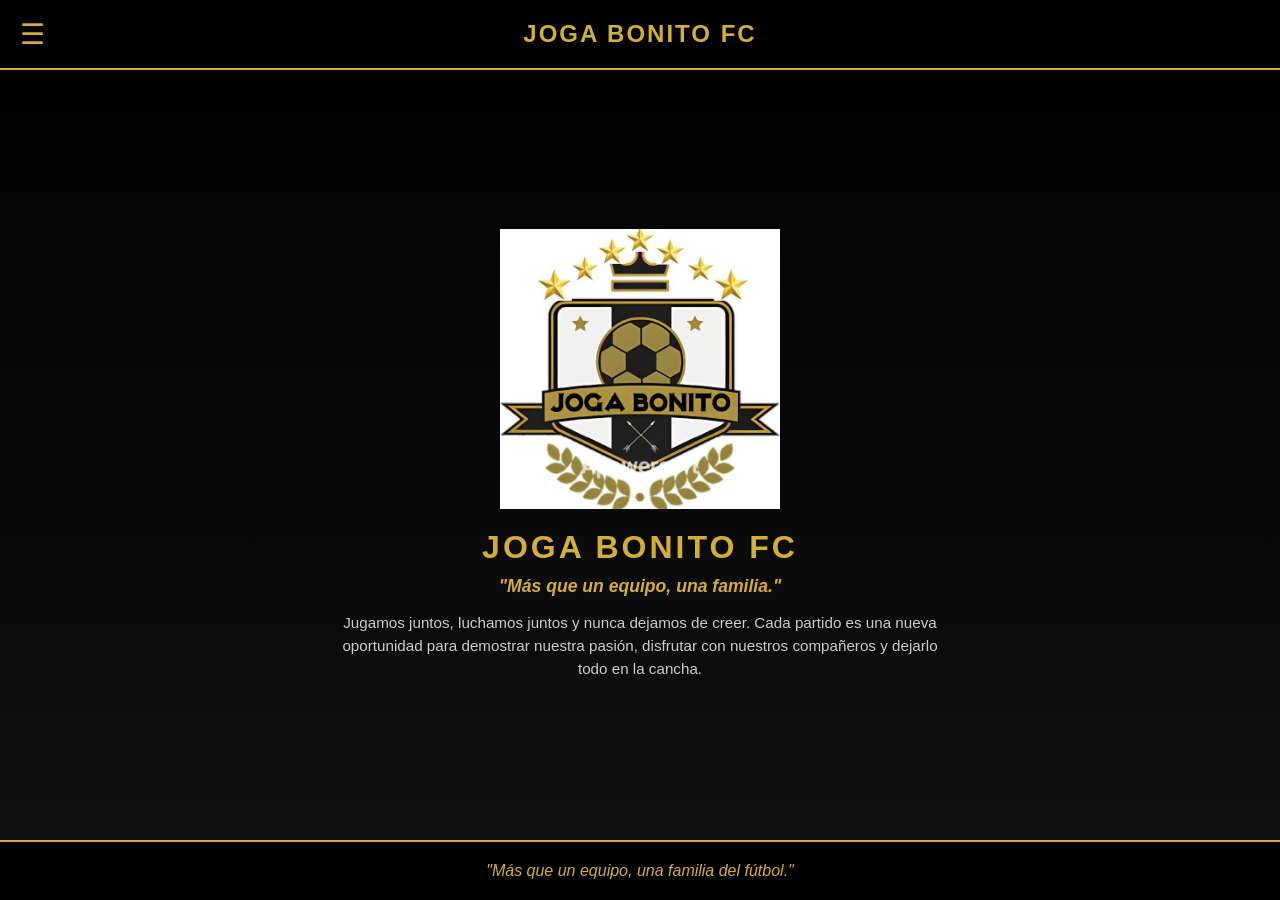
<file: index.html>
<!DOCTYPE html>
<html lang="es">
<head>
<meta charset="UTF-8">
<meta name="viewport" content="width=device-width, initial-scale=1.0">
<title>Joga Bonito FC</title>
<link rel="stylesheet" href="css/index.css">

</head>
<body>

<div class="overlay" id="overlay"></div>

<nav class="sidebar" id="sidebar">
    <h2>Joga Bonito FC</h2>

    <ul>
        <li><a href="index.html">🏠 Inicio</a></li>
        <li><a href="plantel.html">👥 Plantel</a></li>
        <li><a href="partidos.html">📅 Partidos</a></li>
        <li><a href="torneos.html">🏆 Torneos</a></li>
        <li><a href="estadisticas.html">📊 Estadísticas</a></li>
        <li><a href="joga_bonito_tv.html">📺 Joga Bonito TV</a></li>
        <li><a href="galeria.html">📸 Galería</a></li>
        <li><a href="noticias.html">📰 Noticias</a></li>
    </ul>
</nav>

<header>
    <div class="menu-btn" id="menuBtn">☰</div>
    <h1>JOGA BONITO FC</h1>
</header>

<main>

<!-- LOGO -->

<img src="img/logo.jpeg" alt="Joga Bonito FC" class="logo">

<!-- NOMBRE DEL EQUIPO -->

<div class="team-name">
    JOGA BONITO FC
</div>

<!-- FRASE DEL EQUIPO -->

<div class="team-slogan">
    "Más que un equipo, una familia."
</div>

<!-- MOTIVACIÓN -->

<div class="team-motivation">
    Jugamos juntos, luchamos juntos y nunca dejamos de creer.
    Cada partido es una nueva oportunidad para demostrar nuestra pasión,
    disfrutar con nuestros compañeros y dejarlo todo en la cancha.
</div>


</main>

<footer>
    <p>"Más que un equipo, una familia del fútbol."</p>
</footer>

<script src="js/index.js"></script>

</body>
</html>
</file>
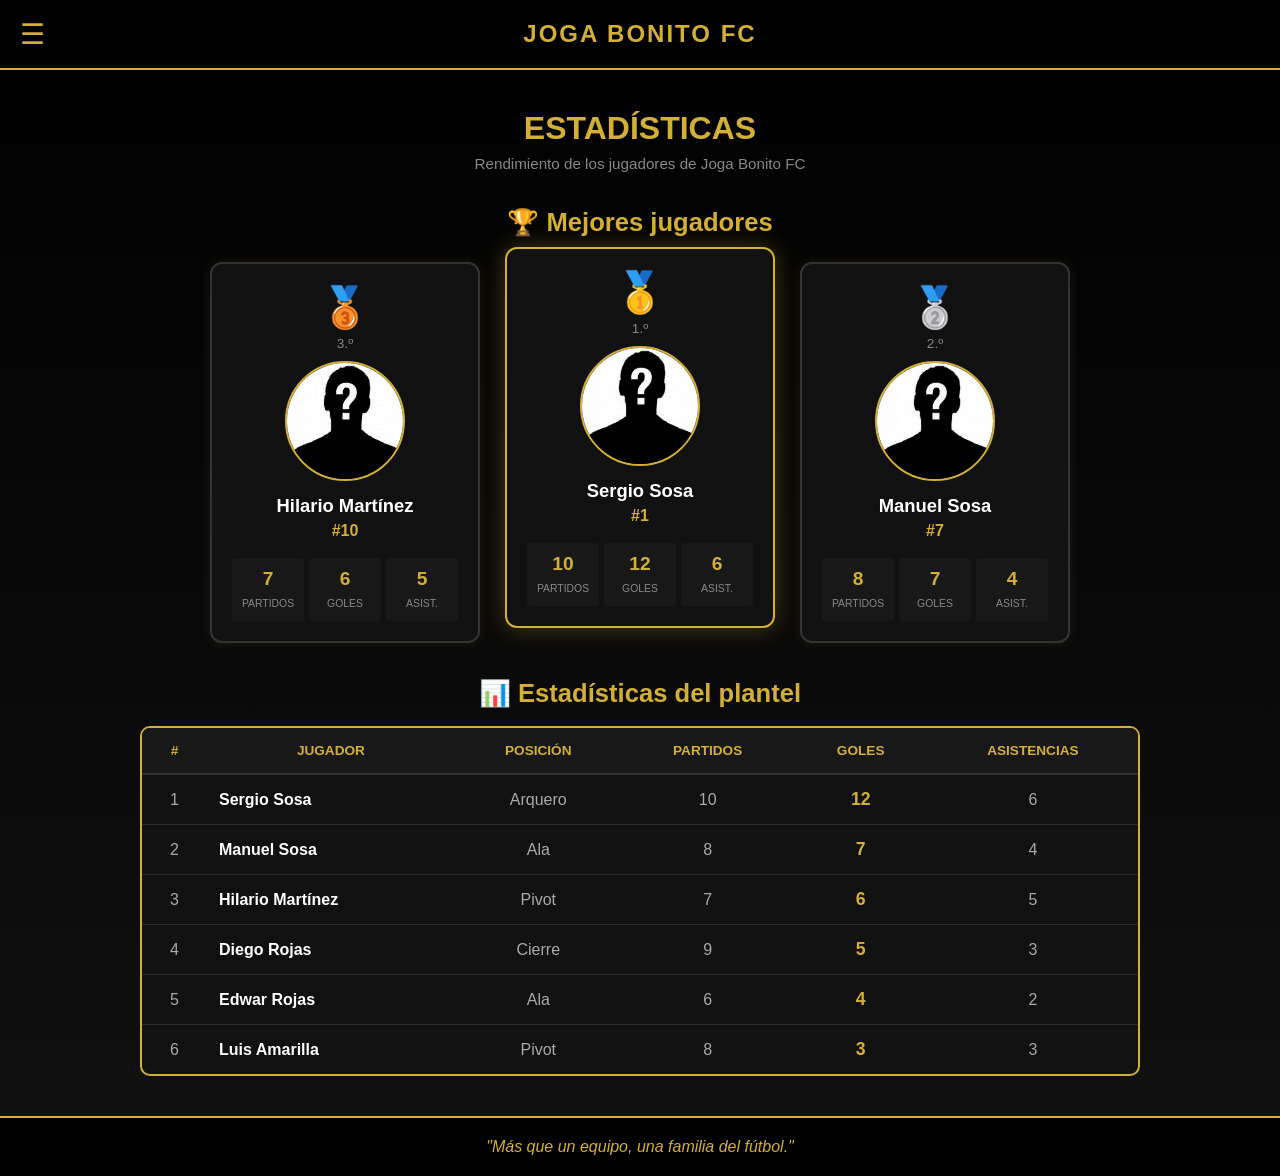
<file: estadisticas.html>
<!DOCTYPE html>

<html lang="es">

<head>
    <meta charset="UTF-8">
    <meta name="viewport" content="width=device-width, initial-scale=1.0">

<title>Estadísticas - Joga Bonito FC</title>

<link rel="stylesheet" href="css/estadisticas.css">


</head>

<body>

<div class="overlay" id="overlay"></div>

<nav class="sidebar" id="sidebar">
    <h2>Joga Bonito FC</h2>

    <ul>
        <li><a href="index.html">🏠 Inicio</a></li>
        <li><a href="plantel.html">👥 Plantel</a></li>
        <li><a href="partidos.html">📅 Partidos</a></li>
        <li><a href="torneos.html">🏆 Torneos</a></li>
        <li><a href="estadisticas.html">📊 Estadísticas</a></li>
        <li><a href="joga_bonito_tv.html">📺 Joga Bonito TV</a></li>
        <li><a href="galeria.html">📸 Galería</a></li>
        <li><a href="noticias.html">📰 Noticias</a></li>
    </ul>
</nav>

<header>
    <div class="menu-btn" id="menuBtn">☰</div>
    <h1>JOGA BONITO FC</h1>
</header>

<!-- =============================== -->

<!-- CONTENIDO -->

<!-- =============================== -->

<main>


<!-- TÍTULO -->

<section class="titulo-seccion">

    <h2>
        ESTADÍSTICAS
    </h2>

    <p>
        Rendimiento de los jugadores de Joga Bonito FC
    </p>

</section>


<!-- =============================== -->
<!-- TOP 3 -->
<!-- =============================== -->

<section class="top-jugadores">

    <h2>
        🏆 Mejores jugadores
    </h2>


    <div class="podio">


        <!-- SEGUNDO -->

        <div class="mejor-jugador segundo">

            <div class="medalla">
                🥈
            </div>

            <div class="puesto">
                2.º
            </div>

            <img
                src="img/anonimo.jpg"
                alt="Manuel Sosa"
            >

            <h3>
                Manuel Sosa
            </h3>

            <span class="numero-jugador">
                #7
            </span>

            <div class="estadistica-top">

                <div>
                    <strong>8</strong>
                    <span>Partidos</span>
                </div>

                <div>
                    <strong>7</strong>
                    <span>Goles</span>
                </div>

                <div>
                    <strong>4</strong>
                    <span>Asist.</span>
                </div>

            </div>

        </div>


        <!-- PRIMERO -->

        <div class="mejor-jugador primero">

            <div class="medalla">
                🥇
            </div>

            <div class="puesto">
                1.º
            </div>

            <img
                src="img/anonimo.jpg"
                alt="Sergio Sosa"
            >

            <h3>
                Sergio Sosa
            </h3>

            <span class="numero-jugador">
                #1
            </span>

            <div class="estadistica-top">

                <div>
                    <strong>10</strong>
                    <span>Partidos</span>
                </div>

                <div>
                    <strong>12</strong>
                    <span>Goles</span>
                </div>

                <div>
                    <strong>6</strong>
                    <span>Asist.</span>
                </div>

            </div>

        </div>


        <!-- TERCERO -->

        <div class="mejor-jugador tercero">

            <div class="medalla">
                🥉
            </div>

            <div class="puesto">
                3.º
            </div>

            <img
                src="img/anonimo.jpg"
                alt="Hilario Martínez"
            >

            <h3>
                Hilario Martínez
            </h3>

            <span class="numero-jugador">
                #10
            </span>

            <div class="estadistica-top">

                <div>
                    <strong>7</strong>
                    <span>Partidos</span>
                </div>

                <div>
                    <strong>6</strong>
                    <span>Goles</span>
                </div>

                <div>
                    <strong>5</strong>
                    <span>Asist.</span>
                </div>

            </div>

        </div>


    </div>

</section>


<!-- =============================== -->
<!-- TABLA -->
<!-- =============================== -->

<section class="tabla-seccion">

    <h2>
        📊 Estadísticas del plantel
    </h2>


    <div class="tabla-contenedor">

        <table>

            <thead>

                <tr>

                    <th>
                        #
                    </th>

                    <th>
                        Jugador
                    </th>

                    <th>
                        Posición
                    </th>

                    <th>
                        Partidos
                    </th>

                    <th>
                        Goles
                    </th>

                    <th>
                        Asistencias
                    </th>

                </tr>

            </thead>


            <tbody>


                <tr>

                    <td>
                        1
                    </td>

                    <td class="nombre-tabla">
                        Sergio Sosa
                    </td>

                    <td>
                        Arquero
                    </td>

                    <td>
                        10
                    </td>

                    <td class="goles">
                        12
                    </td>

                    <td>
                        6
                    </td>

                </tr>


                <tr>

                    <td>
                        2
                    </td>

                    <td class="nombre-tabla">
                        Manuel Sosa
                    </td>

                    <td>
                        Ala
                    </td>

                    <td>
                        8
                    </td>

                    <td class="goles">
                        7
                    </td>

                    <td>
                        4
                    </td>

                </tr>


                <tr>

                    <td>
                        3
                    </td>

                    <td class="nombre-tabla">
                        Hilario Martínez
                    </td>

                    <td>
                        Pivot
                    </td>

                    <td>
                        7
                    </td>

                    <td class="goles">
                        6
                    </td>

                    <td>
                        5
                    </td>

                </tr>


                <tr>

                    <td>
                        4
                    </td>

                    <td class="nombre-tabla">
                        Diego Rojas
                    </td>

                    <td>
                        Cierre
                    </td>

                    <td>
                        9
                    </td>

                    <td class="goles">
                        5
                    </td>

                    <td>
                        3
                    </td>

                </tr>


                <tr>

                    <td>
                        5
                    </td>

                    <td class="nombre-tabla">
                        Edwar Rojas
                    </td>

                    <td>
                        Ala
                    </td>

                    <td>
                        6
                    </td>

                    <td class="goles">
                        4
                    </td>

                    <td>
                        2
                    </td>

                </tr>


                <tr>

                    <td>
                        6
                    </td>

                    <td class="nombre-tabla">
                        Luis Amarilla
                    </td>

                    <td>
                        Pivot
                    </td>

                    <td>
                        8
                    </td>

                    <td class="goles">
                        3
                    </td>

                    <td>
                        3
                    </td>

                </tr>


            </tbody>

        </table>

    </div>

</section>


</main>

<!-- =============================== -->

<!-- FOOTER -->

<!-- =============================== -->

<footer>


<p>
    "Más que un equipo, una familia del fútbol."
</p>


</footer>

<script src="js/estadisticas.js"></script>

</body>

</html>
</file>
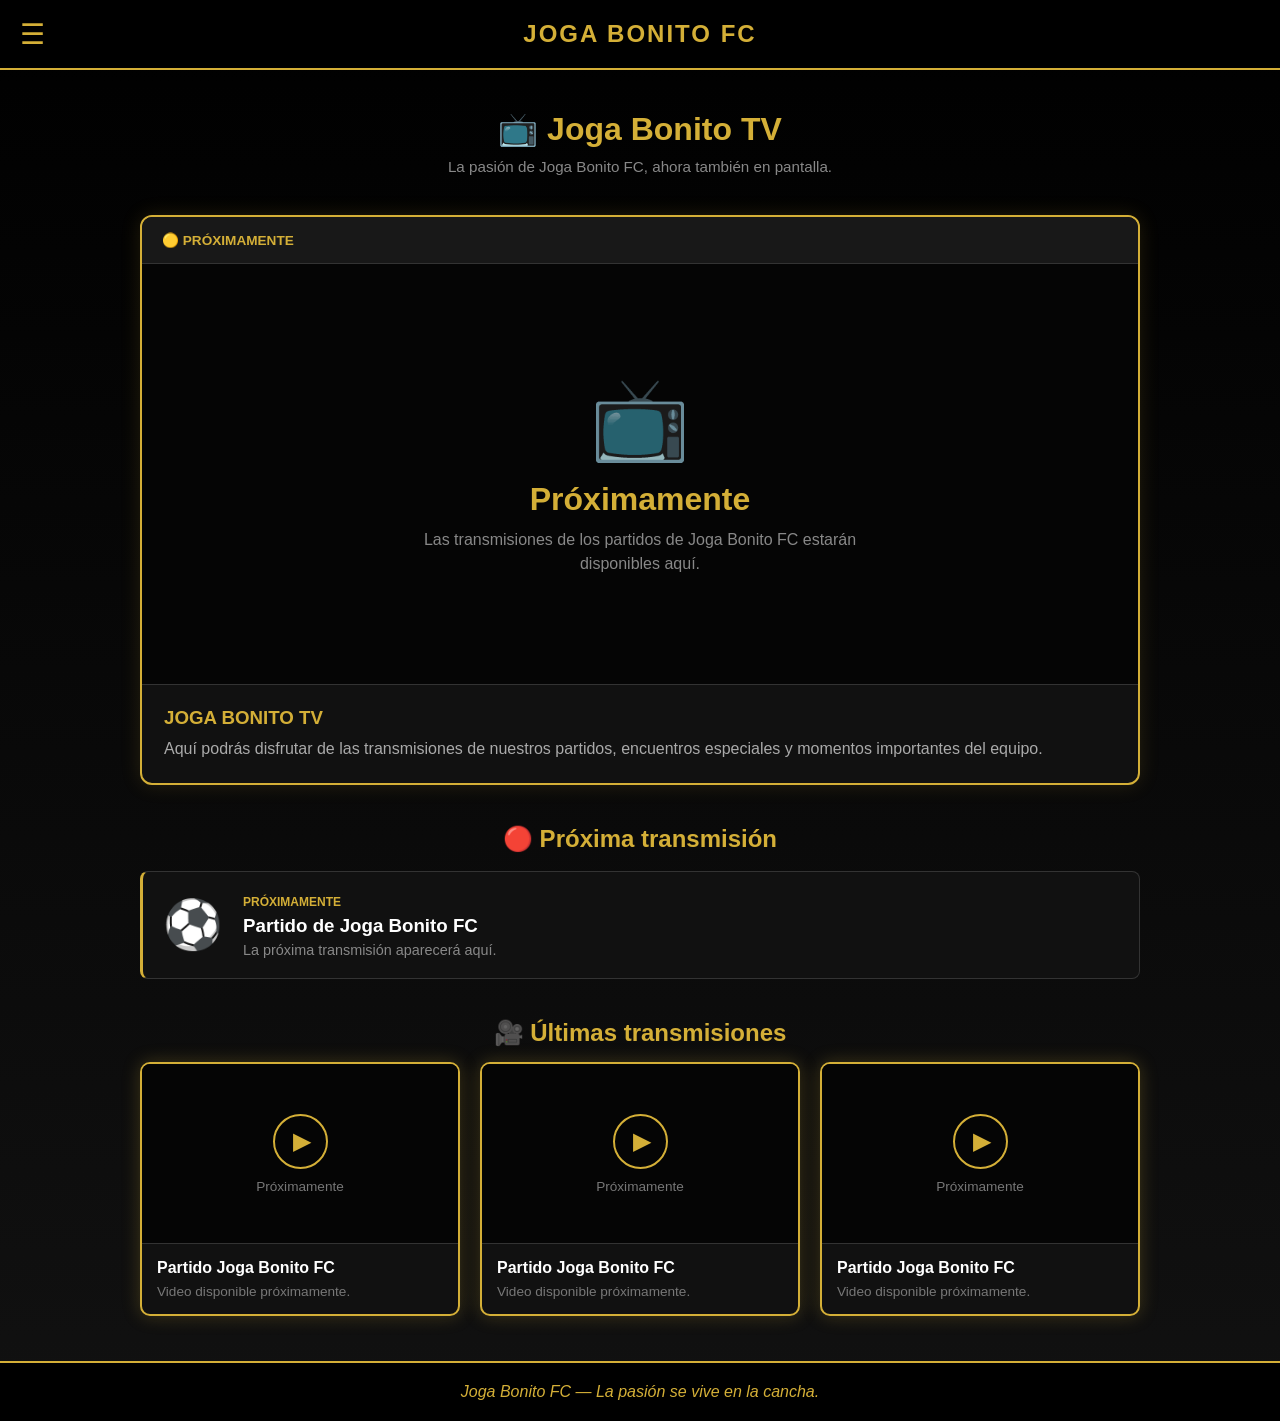
<file: joga_bonito_tv.html>
<!DOCTYPE html>

<html lang="es">

<head>


<meta charset="UTF-8">

<meta name="viewport" content="width=device-width, initial-scale=1.0">

<title>Joga Bonito TV - Joga Bonito FC</title>

<link rel="stylesheet" href="css/joga_bonito_tv.css">


</head>

<body>

<!-- =============================== -->
<!-- OVERLAY -->
<!-- =============================== -->

<div class="overlay" id="overlay"></div>


<!-- =============================== -->
<!-- MENÚ LATERAL -->
<!-- =============================== -->

<nav class="sidebar" id="sidebar">

    <h2>Joga Bonito FC</h2>

    <ul>

        <li>
            <a href="index.html">🏠 Inicio</a>
        </li>

        <li>
            <a href="plantel.html">👥 Plantel</a>
        </li>

        <li>
            <a href="partidos.html">📅 Partidos</a>
        </li>

        <li>
            <a href="torneos.html">🏆 Torneos</a>
        </li>

        <li>
            <a href="estadisticas.html">📊 Estadísticas</a>
        </li>

        <li>
            <a href="joga_bonito_tv.html">📺 Joga Bonito TV</a>
        </li>

        <li>
            <a href="galeria.html">📸 Galería</a>
        </li>

        <li>
            <a href="noticias.html">📰 Noticias</a>
        </li>

    </ul>

</nav>


<!-- =============================== -->
<!-- HEADER -->
<!-- =============================== -->

<header>

    <div class="menu-btn" id="menuBtn">
        ☰
    </div>

    <h1>
        JOGA BONITO FC
    </h1>

</header>


<!-- =============================== -->
<!-- CONTENIDO -->
<!-- =============================== -->

<main>


    <!-- TÍTULO -->

    <section class="titulo-seccion">

        <h2>
            📺 Joga Bonito TV
        </h2>

        <p>
            La pasión de Joga Bonito FC, ahora también en pantalla.
        </p>

    </section>


    <!-- =============================== -->
    <!-- TRANSMISIÓN PRINCIPAL -->
    <!-- =============================== -->

    <section class="transmision">

        <div class="tv-header">

            <span class="estado-proximamente">
                🟡 PRÓXIMAMENTE
            </span>

        </div>


        <div class="pantalla">

            <div class="icono-tv">
                📺
            </div>

            <h2>
                Próximamente
            </h2>

            <p>
                Las transmisiones de los partidos de
                Joga Bonito FC estarán disponibles aquí.
            </p>

        </div>


        <div class="tv-info">

            <h3>
                JOGA BONITO TV
            </h3>

            <p>
                Aquí podrás disfrutar de las transmisiones
                de nuestros partidos, encuentros especiales
                y momentos importantes del equipo.
            </p>

        </div>

    </section>


    <!-- =============================== -->
    <!-- PRÓXIMA TRANSMISIÓN -->
    <!-- =============================== -->

    <section class="proxima">

        <h2>
            🔴 Próxima transmisión
        </h2>

        <div class="proxima-card">

            <div class="proxima-icono">
                ⚽
            </div>

            <div class="proxima-info">

                <span class="estado">
                    PRÓXIMAMENTE
                </span>

                <h3>
                    Partido de Joga Bonito FC
                </h3>

                <p>
                    La próxima transmisión aparecerá aquí.
                </p>

            </div>

        </div>

    </section>


    <!-- =============================== -->
    <!-- ÚLTIMAS TRANSMISIONES -->
    <!-- =============================== -->

    <section class="ultimas">

        <h2>
            🎥 Últimas transmisiones
        </h2>

        <div class="videos">


            <!-- VIDEO 1 -->

            <div class="video-card">

                <div class="video-placeholder">

                    <span>
                        ▶
                    </span>

                    <p>
                        Próximamente
                    </p>

                </div>

                <div class="video-info">

                    <h3>
                        Partido Joga Bonito FC
                    </h3>

                    <p>
                        Video disponible próximamente.
                    </p>

                </div>

            </div>


            <!-- VIDEO 2 -->

            <div class="video-card">

                <div class="video-placeholder">

                    <span>
                        ▶
                    </span>

                    <p>
                        Próximamente
                    </p>

                </div>

                <div class="video-info">

                    <h3>
                        Partido Joga Bonito FC
                    </h3>

                    <p>
                        Video disponible próximamente.
                    </p>

                </div>

            </div>


            <!-- VIDEO 3 -->

            <div class="video-card">

                <div class="video-placeholder">

                    <span>
                        ▶
                    </span>

                    <p>
                        Próximamente
                    </p>

                </div>

                <div class="video-info">

                    <h3>
                        Partido Joga Bonito FC
                    </h3>

                    <p>
                        Video disponible próximamente.
                    </p>

                </div>

            </div>


        </div>

    </section>


</main>


<!-- =============================== -->
<!-- FOOTER -->
<!-- =============================== -->

<footer>

    <p>
        Joga Bonito FC — La pasión se vive en la cancha.
    </p>

</footer>


<script src="js/joga_bonito_tv.js"></script>


</body>

</html>
</file>
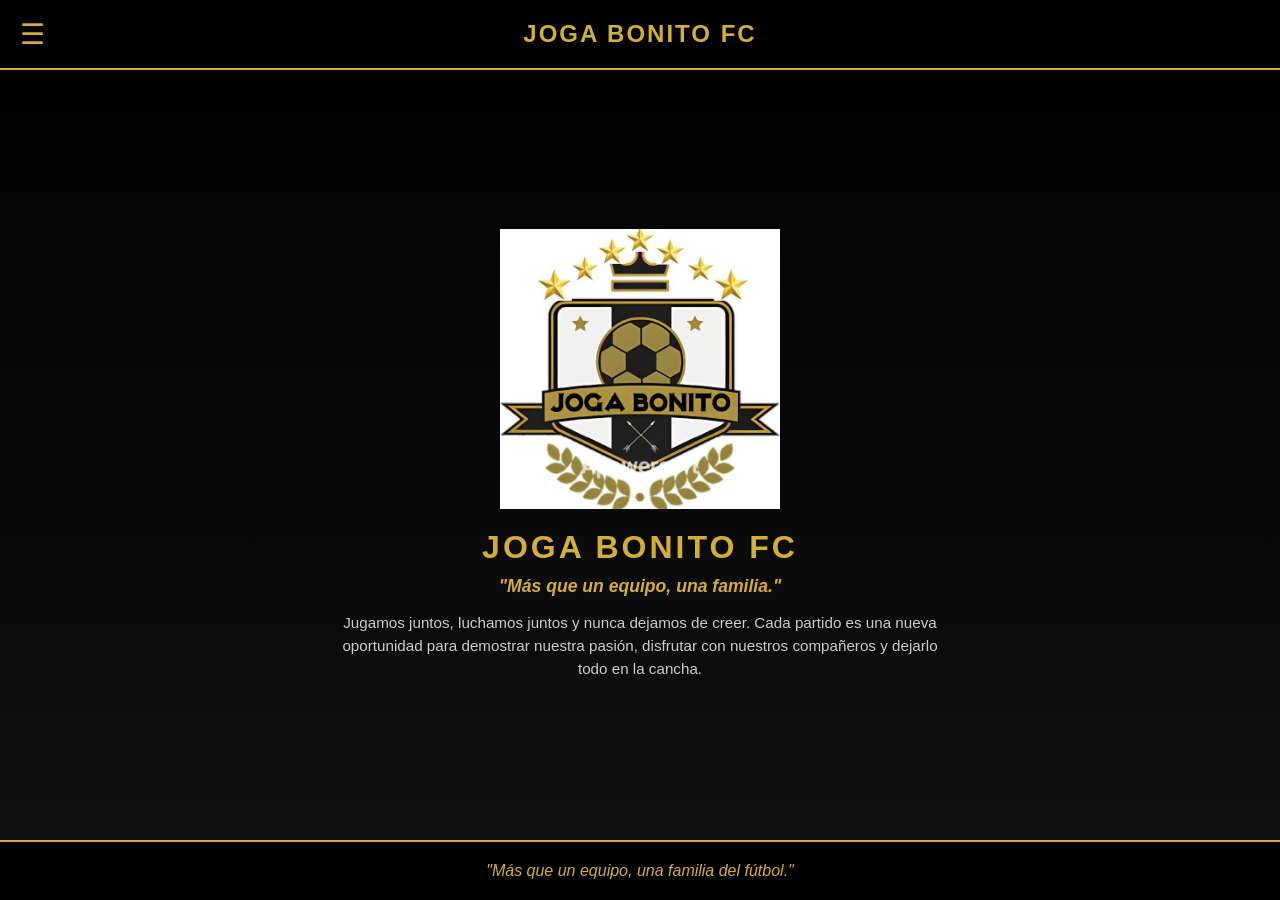
<file: menu.html>
<!DOCTYPE html>
<html lang="es">
<head>
<meta charset="UTF-8">
<meta name="viewport" content="width=device-width, initial-scale=1.0">
<title>Joga Bonito FC</title>
<link rel="stylesheet" href="css/menu.css">

</head>
<body>

<div class="overlay" id="overlay"></div>

<nav class="sidebar" id="sidebar">
    <h2>Joga Bonito FC</h2>

    <ul>
        <li><a href="menu.html">🏠 Inicio</a></li>
        <li><a href="plantel.html">👥 Plantel</a></li>
        <li><a href="partidos.html">📅 Partidos</a></li>
        <li><a href="torneos.html">🏆 Torneos</a></li>
        <li><a href="estadisticas.html">📊 Estadísticas</a></li>
        <li><a href="joga_bonito_tv.html">📺 Joga Bonito TV</a></li>
        <li><a href="galeria.html">📸 Galería</a></li>
        <li><a href="noticias.html">📰 Noticias</a></li>
    </ul>
</nav>

<header>
    <div class="menu-btn" id="menuBtn">☰</div>
    <h1>JOGA BONITO FC</h1>
</header>

<main>

<!-- LOGO -->

<img src="img/logo.jpeg" alt="Joga Bonito FC" class="logo">

<!-- NOMBRE DEL EQUIPO -->

<div class="team-name">
    JOGA BONITO FC
</div>

<!-- FRASE DEL EQUIPO -->

<div class="team-slogan">
    "Más que un equipo, una familia."
</div>

<!-- MOTIVACIÓN -->

<div class="team-motivation">
    Jugamos juntos, luchamos juntos y nunca dejamos de creer.
    Cada partido es una nueva oportunidad para demostrar nuestra pasión,
    disfrutar con nuestros compañeros y dejarlo todo en la cancha.
</div>


</main>

<footer>
    <p>"Más que un equipo, una familia del fútbol."</p>
</footer>

<script src="js/menu.js"></script>

</body>
</html>
</file>
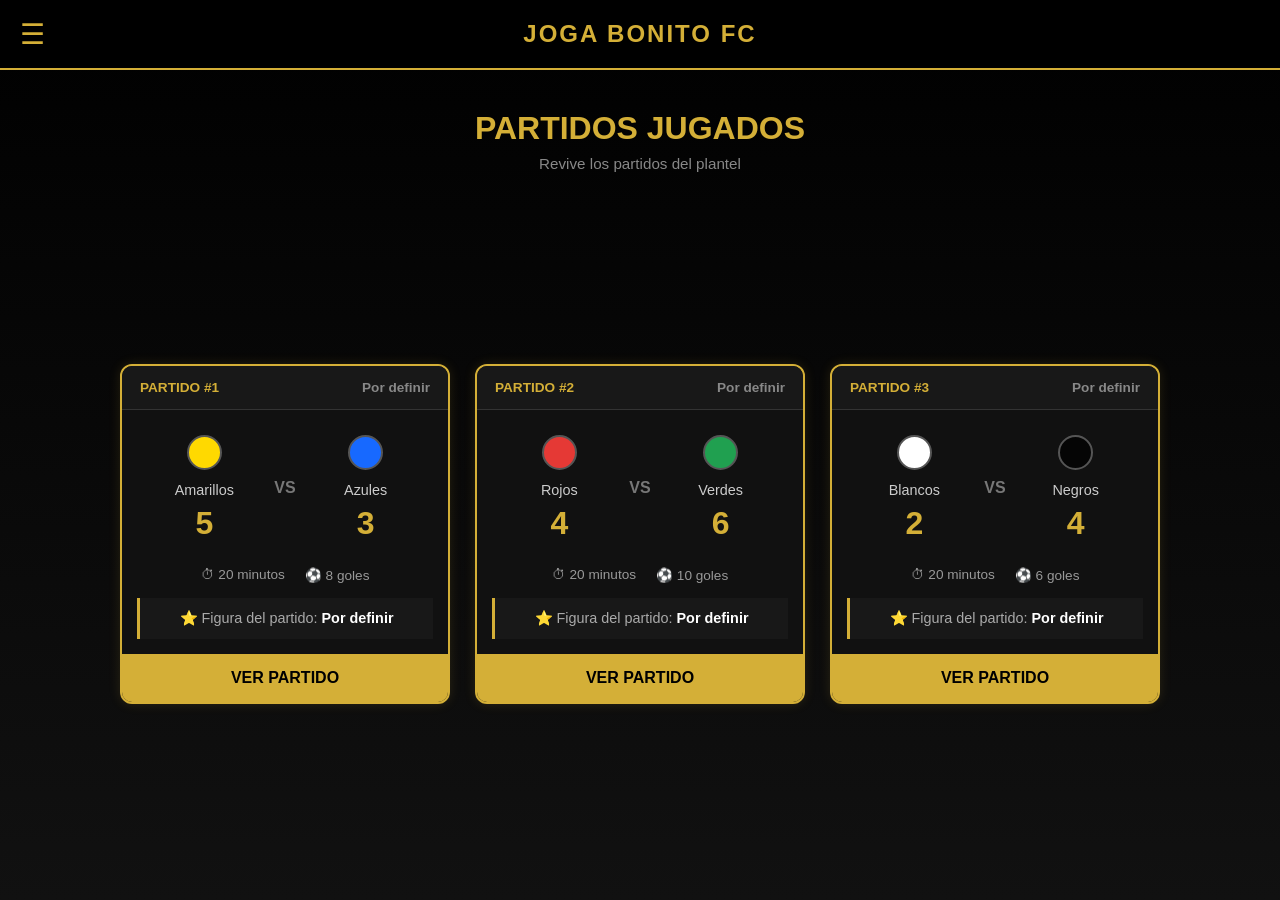
<file: partidos.html>
<!DOCTYPE html>
<html lang="es">

<head>

    <meta charset="UTF-8">
    <meta name="viewport" content="width=device-width, initial-scale=1.0">

    <title>Partidos - Joga Bonito FC</title>

    <link rel="stylesheet" href="css/partidos.css">

</head>

<body>

<!-- =============================== -->
<!-- OVERLAY -->
<!-- =============================== -->

<div class="overlay" id="overlay"></div>


<!-- =============================== -->
<!-- MENÚ LATERAL -->
<!-- =============================== -->

<nav class="sidebar" id="sidebar">

    <h2>Joga Bonito FC</h2>

    <ul>

        <li>
            <a href="index.html">🏠 Inicio</a>
        </li>

        <li>
            <a href="plantel.html">👥 Plantel</a>
        </li>

        <li>
            <a href="partidos.html">📅 Partidos</a>
        </li>

        <li>
            <a href="torneos.html">🏆 Torneos</a>
        </li>

        <li>
            <a href="estadisticas.html">📊 Estadísticas</a>
        </li>

        <li>
            <a href="joga_bonito_tv.html">📺 Joga Bonito TV</a>
        </li>

        <li>
            <a href="galeria.html">📸 Galería</a>
        </li>

        <li>
            <a href="noticias.html">📰 Noticias</a>
        </li>

    </ul>

</nav>


<!-- =============================== -->
<!-- HEADER -->
<!-- =============================== -->

<header>

    <div class="menu-btn" id="menuBtn">
        ☰
    </div>

    <h1>
        JOGA BONITO FC
    </h1>

</header>


<!-- =============================== -->
<!-- CONTENIDO -->
<!-- =============================== -->

<main>


    <!-- TÍTULO -->

    <div class="titulo-seccion">

        <h2>
            PARTIDOS JUGADOS
        </h2>

        <p>
            Revive los partidos del plantel
        </p>

    </div>



    <!-- =============================== -->
    <!-- PARTIDO 1 -->
    <!-- =============================== -->

    <div class="partido" onclick="abrirModal()">

        <div class="partido-header">

            <span>
                PARTIDO #1
            </span>

            <span class="fecha">
                Por definir
            </span>

        </div>


        <div class="marcador">


            <div class="equipo">

                <div class="color-chaleco amarillo"></div>

                <span>
                    Amarillos
                </span>

                <strong>
                    5
                </strong>

            </div>


            <div class="vs">
                VS
            </div>


            <div class="equipo">

                <div class="color-chaleco azul"></div>

                <span>
                    Azules
                </span>

                <strong>
                    3
                </strong>

            </div>


        </div>


        <div class="partido-info">

            <span>
                ⏱ 20 minutos
            </span>

            <span>
                ⚽ 8 goles
            </span>

        </div>


        <div class="figura-mini">

            ⭐ Figura del partido:

            <strong>
                Por definir
            </strong>

        </div>


        <div class="ver-partido">
            VER PARTIDO
        </div>

    </div>



    <!-- =============================== -->
    <!-- PARTIDO 2 -->
    <!-- =============================== -->

    <div class="partido" onclick="abrirModal()">

        <div class="partido-header">

            <span>
                PARTIDO #2
            </span>

            <span class="fecha">
                Por definir
            </span>

        </div>


        <div class="marcador">


            <div class="equipo">

                <div class="color-chaleco rojo"></div>

                <span>
                    Rojos
                </span>

                <strong>
                    4
                </strong>

            </div>


            <div class="vs">
                VS
            </div>


            <div class="equipo">

                <div class="color-chaleco verde"></div>

                <span>
                    Verdes
                </span>

                <strong>
                    6
                </strong>

            </div>


        </div>


        <div class="partido-info">

            <span>
                ⏱ 20 minutos
            </span>

            <span>
                ⚽ 10 goles
            </span>

        </div>


        <div class="figura-mini">

            ⭐ Figura del partido:

            <strong>
                Por definir
            </strong>

        </div>


        <div class="ver-partido">
            VER PARTIDO
        </div>

    </div>



    <!-- =============================== -->
    <!-- PARTIDO 3 -->
    <!-- =============================== -->

    <div class="partido" onclick="abrirModal()">

        <div class="partido-header">

            <span>
                PARTIDO #3
            </span>

            <span class="fecha">
                Por definir
            </span>

        </div>


        <div class="marcador">


            <div class="equipo">

                <div class="color-chaleco blanco"></div>

                <span>
                    Blancos
                </span>

                <strong>
                    2
                </strong>

            </div>


            <div class="vs">
                VS
            </div>


            <div class="equipo">

                <div class="color-chaleco negro"></div>

                <span>
                    Negros
                </span>

                <strong>
                    4
                </strong>

            </div>


        </div>


        <div class="partido-info">

            <span>
                ⏱ 20 minutos
            </span>

            <span>
                ⚽ 6 goles
            </span>

        </div>


        <div class="figura-mini">

            ⭐ Figura del partido:

            <strong>
                Por definir
            </strong>

        </div>


        <div class="ver-partido">
            VER PARTIDO
        </div>

    </div>


</main>



<!-- =============================== -->
<!-- MODAL -->
<!-- =============================== -->

<div class="modal" id="modal">


    <div class="modal-contenido proximamente">


        <!-- BOTÓN CERRAR -->

        <button
            class="cerrar"
            onclick="cerrarModal()"
        >
            ×
        </button>


        <!-- ICONO -->

        <div class="icono-proximamente">
            ⚽
        </div>


        <!-- TÍTULO -->

        <h2>
            PRÓXIMAMENTE
        </h2>


        <!-- TEXTO -->

        <p>
            El video y los detalles de este partido
            estarán disponibles próximamente.
        </p>


        <!-- BOTÓN -->

        <button
            class="boton-cerrar"
            onclick="cerrarModal()"
        >
            CERRAR
        </button>


    </div>

</div>



<!-- =============================== -->
<!-- JAVASCRIPT -->
<!-- =============================== -->

<script src="js/partidos.js"></script>

</body>

</html>
</file>
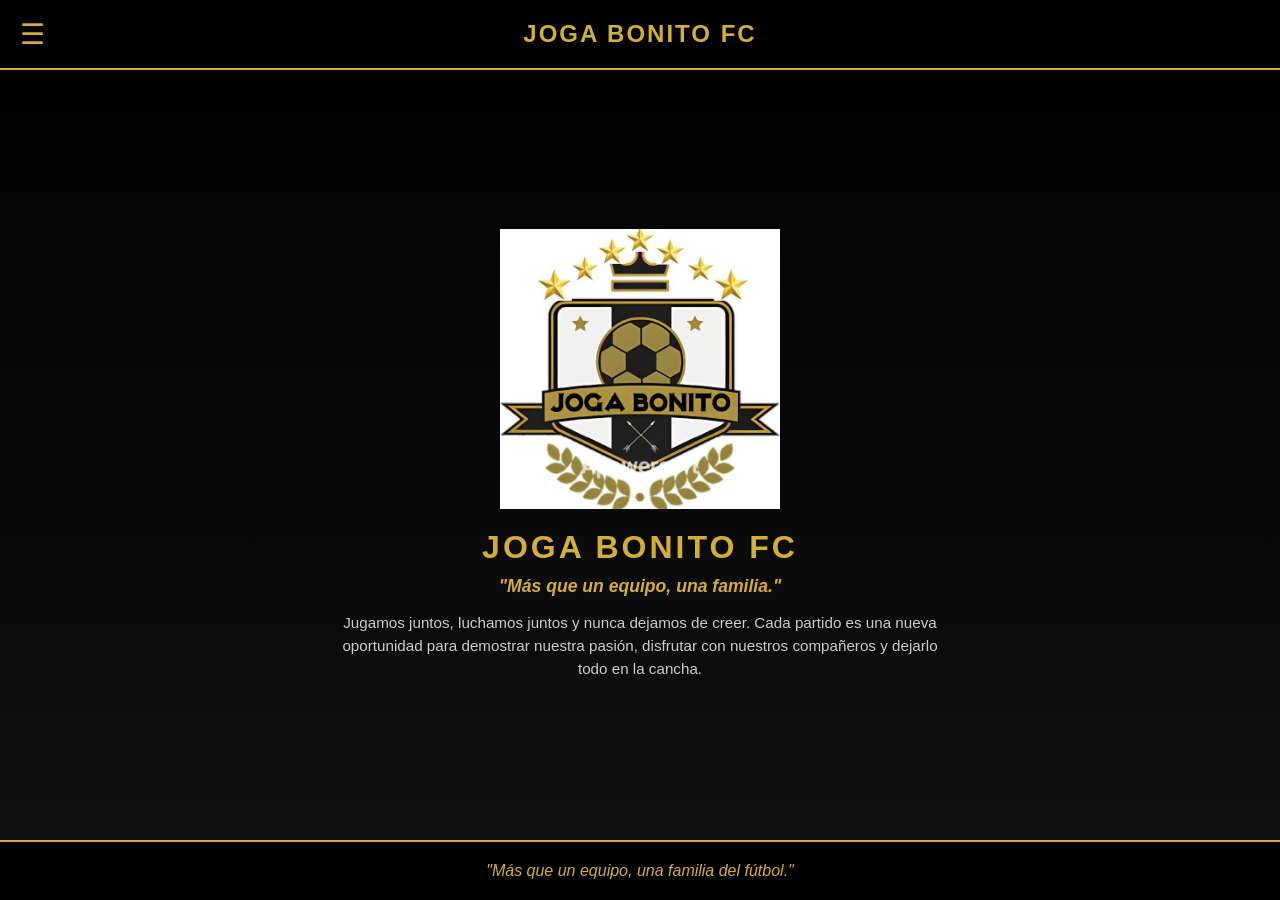
<file: qr.html>
<!DOCTYPE html>
<html lang="es">
<head>
    <meta charset="UTF-8">
    <meta name="viewport" content="width=device-width, initial-scale=1.0">
    <title>Joga Bonito FC</title>

    <meta http-equiv="refresh" content="0; url=index.html">
</head>

<body>

    <p>
        Cargando Joga Bonito FC...
    </p>

</body>
</html>
</file>
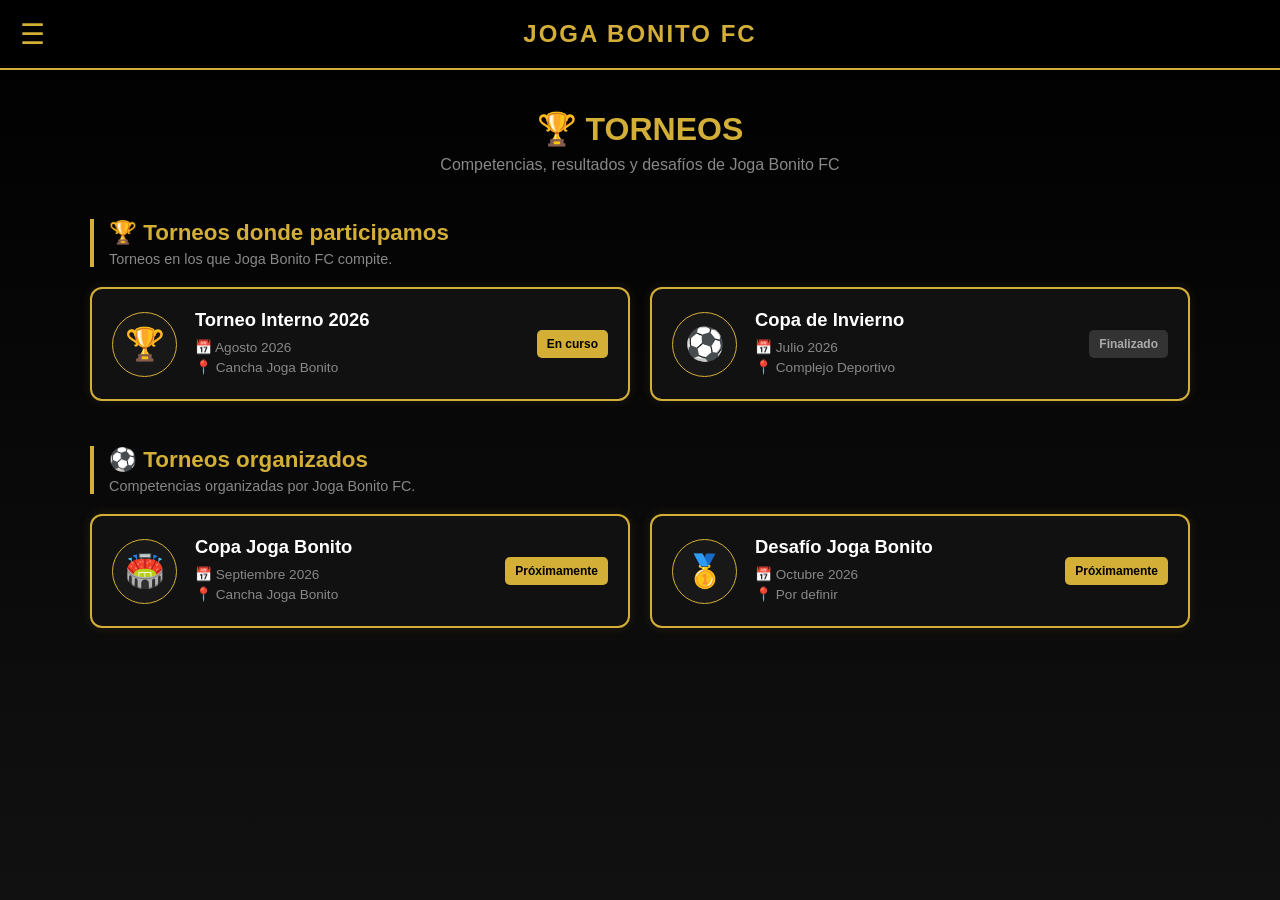
<file: torneos.html>
<!DOCTYPE html>
<html lang="es">

<head>

    <meta charset="UTF-8">
    <meta name="viewport" content="width=device-width, initial-scale=1.0">

    <title>Torneos - Joga Bonito FC</title>

    <link rel="stylesheet" href="css/torneos.css">

</head>

<body>


<!-- ================================= -->
<!-- OVERLAY -->
<!-- ================================= -->

<div class="overlay" id="overlay"></div>


<!-- ================================= -->
<!-- MENÚ LATERAL -->
<!-- ================================= -->

<nav class="sidebar" id="sidebar">

    <h2>Joga Bonito FC</h2>

    <ul>

        <li>
            <a href="index.html">🏠 Inicio</a>
        </li>

        <li>
            <a href="plantel.html">👥 Plantel</a>
        </li>

        <li>
            <a href="partidos.html">📅 Partidos</a>
        </li>

        <li>
            <a href="torneos.html">🏆 Torneos</a>
        </li>

        <li>
            <a href="estadisticas.html">📊 Estadísticas</a>
        </li>

        <li>
            <a href="joga_bonito_tv.html">📺 Joga Bonito TV</a>
        </li>

        <li>
            <a href="galeria.html">📸 Galería</a>
        </li>

        <li>
            <a href="noticias.html">📰 Noticias</a>
        </li>

    </ul>

</nav>


<!-- ================================= -->
<!-- HEADER -->
<!-- ================================= -->

<header>

    <div class="menu-btn" id="menuBtn">
        ☰
    </div>

    <h1>
        JOGA BONITO FC
    </h1>

</header>


<!-- ================================= -->
<!-- CONTENIDO -->
<!-- ================================= -->

<main>


    <!-- ================================= -->
    <!-- TÍTULO -->
    <!-- ================================= -->

    <section class="titulo-seccion">

        <h2>
            🏆 TORNEOS
        </h2>

        <p>
            Competencias, resultados y desafíos de Joga Bonito FC
        </p>

    </section>


    <!-- ================================= -->
    <!-- TORNEOS DONDE PARTICIPA -->
    <!-- ================================= -->

    <section class="seccion-torneos">

        <div class="titulo-categoria">

            <h2>
                🏆 Torneos donde participamos
            </h2>

            <p>
                Torneos en los que Joga Bonito FC compite.
            </p>

        </div>


        <div class="torneos-container">


            <!-- TORNEO 1 -->

            <div class="torneo"
                 onclick="abrirTorneo(0)">

                <div class="torneo-icono">
                    🏆
                </div>

                <div class="torneo-info">

                    <h3>
                        Torneo Interno 2026
                    </h3>

                    <p>
                        📅 Agosto 2026
                    </p>

                    <p>
                        📍 Cancha Joga Bonito
                    </p>

                </div>

                <div class="torneo-estado">
                    En curso
                </div>

            </div>


            <!-- TORNEO 2 -->

            <div class="torneo"
                 onclick="abrirTorneo(1)">

                <div class="torneo-icono">
                    ⚽
                </div>

                <div class="torneo-info">

                    <h3>
                        Copa de Invierno
                    </h3>

                    <p>
                        📅 Julio 2026
                    </p>

                    <p>
                        📍 Complejo Deportivo
                    </p>

                </div>

                <div class="torneo-estado terminado">
                    Finalizado
                </div>

            </div>


        </div>

    </section>


    <!-- ================================= -->
    <!-- TORNEOS ORGANIZADOS -->
    <!-- ================================= -->

    <section class="seccion-torneos">

        <div class="titulo-categoria">

            <h2>
                ⚽ Torneos organizados
            </h2>

            <p>
                Competencias organizadas por Joga Bonito FC.
            </p>

        </div>


        <div class="torneos-container">


            <!-- TORNEO ORGANIZADO 1 -->

            <div class="torneo"
                 onclick="abrirTorneo(2)">

                <div class="torneo-icono">
                    🏟️
                </div>

                <div class="torneo-info">

                    <h3>
                        Copa Joga Bonito
                    </h3>

                    <p>
                        📅 Septiembre 2026
                    </p>

                    <p>
                        📍 Cancha Joga Bonito
                    </p>

                </div>

                <div class="torneo-estado">
                    Próximamente
                </div>

            </div>


            <!-- TORNEO ORGANIZADO 2 -->

            <div class="torneo"
                 onclick="abrirTorneo(3)">

                <div class="torneo-icono">
                    🥇
                </div>

                <div class="torneo-info">

                    <h3>
                        Desafío Joga Bonito
                    </h3>

                    <p>
                        📅 Octubre 2026
                    </p>

                    <p>
                        📍 Por definir
                    </p>

                </div>

                <div class="torneo-estado">
                    Próximamente
                </div>

            </div>


        </div>

    </section>


</main>


<!-- ================================= -->
<!-- MODAL -->
<!-- ================================= -->

<div class="modal" id="modal">


    <div class="modal-contenido">


        <!-- CERRAR -->

        <button class="cerrar"
                onclick="cerrarModal()">

            ×

        </button>


        <!-- ================================= -->
        <!-- CABECERA DEL TORNEO -->
        <!-- ================================= -->

        <div class="modal-header">

            <div class="modal-icono"
                 id="modalIcono">

                🏆

            </div>

            <div>

                <h2 id="modalNombre">
                    Torneo
                </h2>

                <p id="modalTipo">
                    Torneo
                </p>

            </div>

        </div>


        <!-- ================================= -->
        <!-- INFORMACIÓN -->
        <!-- ================================= -->

        <div class="datos-torneo">


            <div class="dato">

                <span>
                    Fecha
                </span>

                <strong id="modalFecha">
                </strong>

            </div>


            <div class="dato">

                <span>
                    Lugar
                </span>

                <strong id="modalLugar">
                </strong>

            </div>


            <div class="dato">

                <span>
                    Estado
                </span>

                <strong id="modalEstado">
                </strong>

            </div>


            <div class="dato">

                <span>
                    Equipos
                </span>

                <strong id="modalEquipos">
                </strong>

            </div>


        </div>


        <!-- ================================= -->
        <!-- POSICIÓN DE JOGA BONITO -->
        <!-- ================================= -->

        <div class="posicion-joga">

            <h3>
                📊 Joga Bonito FC
            </h3>


            <div class="estadisticas-joga">


                <div>
                    <span>Posición</span>
                    <strong id="modalPosicion"></strong>
                </div>


                <div>
                    <span>PJ</span>
                    <strong id="modalPJ"></strong>
                </div>


                <div>
                    <span>PG</span>
                    <strong id="modalPG"></strong>
                </div>


                <div>
                    <span>PE</span>
                    <strong id="modalPE"></strong>
                </div>


                <div>
                    <span>PP</span>
                    <strong id="modalPP"></strong>
                </div>


                <div>
                    <span>GF</span>
                    <strong id="modalGF"></strong>
                </div>


                <div>
                    <span>GC</span>
                    <strong id="modalGC"></strong>
                </div>


                <div>
                    <span>PTS</span>
                    <strong id="modalPuntos"></strong>
                </div>


            </div>

        </div>


        <!-- ================================= -->
        <!-- TABLA -->
        <!-- ================================= -->

        <div class="tabla-container">

            <h3>
                📋 Tabla de posiciones
            </h3>


            <table>

                <thead>

                    <tr>

                        <th>
                            Pos
                        </th>

                        <th>
                            Equipo
                        </th>

                        <th>
                            PJ
                        </th>

                        <th>
                            PG
                        </th>

                        <th>
                            PE
                        </th>

                        <th>
                            PP
                        </th>

                        <th>
                            GF
                        </th>

                        <th>
                            GC
                        </th>

                        <th>
                            Pts
                        </th>

                    </tr>

                </thead>


                <tbody id="tablaPosiciones">

                </tbody>

            </table>

        </div>


        <!-- ================================= -->
        <!-- FIGURA -->
        <!-- ================================= -->

        <div class="figura">

            <div class="estrella">
                ⭐
            </div>

            <div>

                <span>
                    FIGURA DEL TORNEO
                </span>

                <strong id="modalFigura">
                </strong>

            </div>

        </div>


        <!-- ================================= -->
        <!-- DESCRIPCIÓN -->
        <!-- ================================= -->

        <div class="descripcion">

            <h3>
                Sobre el torneo
            </h3>

            <p id="modalDescripcion">
            </p>

        </div>


    </div>

</div>


<script src="js/torneos.js"></script>

</body>

</html>
</file>
<file: css/index.css>
*{
    margin:0;
    padding:0;
    box-sizing:border-box;
    font-family:Arial, Helvetica, sans-serif;
}

body{
    background:linear-gradient(to bottom,#000,#111);
    color:white;
    height:100vh;
    display:flex;
    flex-direction:column;
}

/* HEADER */

header{
    height:70px;
    background:#000;
    border-bottom:2px solid #d4af37;
    display:flex;
    align-items:center;
    justify-content:center;
    position:relative;
}

.menu-btn{
    position:absolute;
    left:20px;
    font-size:28px;
    cursor:pointer;
    color:#d4af37;
}

header h1{
    font-size:1.5rem;
    color:#d4af37;
    letter-spacing:2px;
}

/* MENU */

.sidebar{
    position:fixed;
    top:0;
    left:-280px;
    width:280px;
    height:100%;
    background:#111;
    transition:.3s;
    z-index:1000;
    border-right:2px solid #d4af37;
}

.sidebar.active{
    left:0;
}

.sidebar h2{
    color:#d4af37;
    text-align:center;
    padding:20px;
    border-bottom:1px solid #333;
}

.sidebar ul{
    list-style:none;
}

.sidebar ul li{
    padding:18px 25px;
    border-bottom:1px solid #222;
}

.sidebar ul li a{
    text-decoration:none;
    color:white;
    display:block;
}

.sidebar ul li:hover{
    background:#222;
}

/* MAIN */

main{
    flex:1;
    display:flex;
    justify-content:center;
    align-items:center;
    flex-direction:column;
    text-align:center;
}

.logo{
    width:280px;
    max-width:80%;
    margin-bottom:20px;
}

.team-name{
    color:#d4af37;
    font-size:2rem;
    font-weight:bold;
    letter-spacing:3px;
}

/* FOOTER */

footer{
    padding:20px;
    text-align:center;
    border-top:2px solid #d4af37;
    background:#000;
}

footer p{
    color:#d4af37;
    font-style:italic;
}

/* OVERLAY */

.overlay{
    position:fixed;
    width:100%;
    height:100%;
    background:rgba(0,0,0,.5);
    display:none;
    z-index:999;
}

.overlay.active{
    display:block;
}
.team-slogan{
margin-top:10px;
color:#d4af37;
font-size:1.1rem;
font-weight:bold;
font-style:italic;
text-align:center;
}

.team-motivation{
margin-top:15px;
color:#ccc;
font-size:.95rem;
line-height:1.5;
text-align:center;
max-width:600px;
margin-left:auto;
margin-right:auto;
}
</file>
<file: css/estadisticas.css>
*{
    margin:0;
    padding:0;
    box-sizing:border-box;
    font-family:Arial, Helvetica, sans-serif;
}

body{
    background:linear-gradient(to bottom,#000,#111);
    color:white;
    min-height:100vh;
    display:flex;
    flex-direction:column;
}


/* =============================== */
/* HEADER */
/* =============================== */

header{
    height:70px;
    background:#000;
    border-bottom:2px solid #d4af37;

    display:flex;
    align-items:center;
    justify-content:center;

    position:relative;
}

.menu-btn{
    position:absolute;
    left:20px;

    font-size:28px;
    cursor:pointer;

    color:#d4af37;
}

header h1{
    font-size:1.5rem;
    color:#d4af37;
    letter-spacing:2px;
}


/* =============================== */
/* SIDEBAR */
/* =============================== */

.sidebar{
    position:fixed;

    top:0;
    left:-280px;

    width:280px;
    height:100%;

    background:#111;

    transition:.3s;

    z-index:3000;

    border-right:2px solid #d4af37;
}

.sidebar.active{
    left:0;
}

.sidebar h2{
    color:#d4af37;

    text-align:center;

    padding:20px;

    border-bottom:1px solid #333;
}

.sidebar ul{
    list-style:none;
}

.sidebar ul li{
    padding:18px 25px;

    border-bottom:1px solid #222;

    transition:.2s;
}

.sidebar ul li:hover{
    background:#222;
}

.sidebar ul li a{
    text-decoration:none;

    color:white;

    display:block;
}


/* =============================== */
/* OVERLAY */
/* =============================== */

.overlay{
    position:fixed;

    top:0;
    left:0;

    width:100%;
    height:100%;

    background:rgba(0,0,0,.5);

    display:none;

    z-index:2500;
}

.overlay.active{
    display:block;
}


/* =============================== */
/* MAIN */
/* =============================== */

main{
    flex:1;

    padding:40px 30px;

    display:flex;

    flex-direction:column;

    align-items:center;

    gap:35px;
}


/* =============================== */
/* TÍTULO */
/* =============================== */

.titulo-seccion{
    width:100%;

    text-align:center;
}

.titulo-seccion h2{
    color:#d4af37;

    font-size:2rem;

    margin-bottom:8px;
}

.titulo-seccion p{
    color:#888;

    font-size:.95rem;
}


/* =============================== */
/* TOP JUGADORES */
/* =============================== */

.top-jugadores{
    width:100%;

    max-width:1000px;

    text-align:center;
}

.top-jugadores h2{
    color:#d4af37;

    margin-bottom:25px;

    font-size:1.6rem;
}


/* =============================== */
/* PODIO */
/* =============================== */
/* =============================== */
/* PODIO */
/* =============================== */

.podio{
    width:100%;

    display:flex;

    justify-content:center;

    align-items:flex-end;

    gap:25px;
}


/* =============================== */
/* TARJETAS */
/* =============================== */

.mejor-jugador{
    width:270px;

    background:#111;

    border:2px solid #333;

    border-radius:12px;

    padding:20px;

    text-align:center;

    transition:.3s;

    box-shadow:0 0 12px rgba(212,175,55,.12);
}

.mejor-jugador:hover{
    transform:translateY(-6px);

    border-color:#d4af37;

    box-shadow:0 0 22px rgba(212,175,55,.35);
}


/* =============================== */
/* 3.º - IZQUIERDA */
/* =============================== */

.mejor-jugador.tercero{
    order:1;
}


/* =============================== */
/* 1.º - CENTRO */
/* =============================== */

.mejor-jugador.primero{
    order:2;

    border-color:#d4af37;

    transform:translateY(-15px);

    box-shadow:0 0 25px rgba(212,175,55,.3);
}

.mejor-jugador.primero:hover{
    transform:translateY(-21px);
}


/* =============================== */
/* 2.º - DERECHA */
/* =============================== */

.mejor-jugador.segundo{
    order:3;
}


/* =============================== */
/* TARJETAS */
/* =============================== */

.mejor-jugador{
    width:270px;

    background:#111;

    border:2px solid #333;

    border-radius:12px;

    padding:20px;

    text-align:center;

    transition:.3s;

    box-shadow:0 0 12px rgba(212,175,55,.12);
}

.mejor-jugador:hover{
    transform:translateY(-6px);

    border-color:#d4af37;

    box-shadow:0 0 22px rgba(212,175,55,.35);
}


/* =============================== */
/* 1.º - CENTRO */
/* =============================== */

.mejor-jugador.primero{
    order:2;

    border-color:#d4af37;

    transform:translateY(-15px);

    box-shadow:0 0 25px rgba(212,175,55,.3);
}

.mejor-jugador.primero:hover{
    transform:translateY(-21px);
}


/* =============================== */
/* 2.º - DERECHA */
/* =============================== */

.mejor-jugador.segundo{
    order:3;
}


/* =============================== */
/* 3.º - IZQUIERDA */
/* =============================== */

.mejor-jugador.tercero{
    order:1;
}


/* =============================== */
/* TARJETA MEJOR JUGADOR */
/* =============================== */

.mejor-jugador{
    width:270px;

    background:#111;

    border:2px solid #333;

    border-radius:12px;

    padding:20px;

    text-align:center;

    transition:.3s;

    box-shadow:0 0 12px rgba(212,175,55,.12);
}

.mejor-jugador:hover{
    transform:translateY(-6px);

    border-color:#d4af37;

    box-shadow:0 0 22px rgba(212,175,55,.35);
}


/* =============================== */
/* PRIMER PUESTO */
/* =============================== */

.mejor-jugador.primero{
    border-color:#d4af37;

    transform:translateY(-15px);

    box-shadow:0 0 25px rgba(212,175,55,.3);
}

.mejor-jugador.primero:hover{
    transform:translateY(-21px);
}


/* =============================== */
/* MEDALLA */
/* =============================== */

.medalla{
    font-size:2.5rem;

    margin-bottom:5px;
}


/* =============================== */
/* PUESTO */
/* =============================== */

.puesto{
    color:#888;

    font-size:.85rem;

    margin-bottom:10px;
}


/* =============================== */
/* FOTO */
/* =============================== */

.mejor-jugador img{
    width:120px;

    height:120px;

    object-fit:cover;

    border-radius:50%;

    border:2px solid #d4af37;

    margin-bottom:10px;
}


/* =============================== */
/* NOMBRE */
/* =============================== */

.mejor-jugador h3{
    color:white;

    font-size:1.15rem;

    margin-bottom:5px;
}


/* =============================== */
/* NÚMERO */
/* =============================== */

.numero-jugador{
    color:#d4af37;

    font-weight:bold;

    margin-bottom:5px;
}


/* =============================== */
/* ESTADÍSTICAS TOP */
/* =============================== */

.estadistica-top{
    width:100%;

    display:grid;

    grid-template-columns:repeat(3,1fr);

    gap:5px;

    margin-top:18px;
}

.estadistica-top div{
    background:#181818;

    padding:10px 5px;

    border-radius:4px;
}

.estadistica-top strong{
    display:block;

    color:#d4af37;

    font-size:1.2rem;

    margin-bottom:3px;
}

.estadistica-top span{
    color:#888;

    font-size:.65rem;

    text-transform:uppercase;
}


/* =============================== */
/* TABLA */
/* =============================== */

.tabla-seccion{
    width:100%;

    max-width:1000px;
}

.tabla-seccion h2{
    color:#d4af37;

    margin-bottom:18px;

    text-align:center;

    font-size:1.6rem;
}


/* =============================== */
/* CONTENEDOR TABLA */
/* =============================== */

.tabla-contenedor{
    width:100%;

    overflow-x:auto;

    background:#111;

    border:2px solid #d4af37;

    border-radius:10px;
}


/* =============================== */
/* TABLA */
/* =============================== */

table{
    width:100%;

    border-collapse:collapse;

    min-width:700px;
}


/* =============================== */
/* CABECERA TABLA */
/* =============================== */

thead{
    background:#181818;
}

th{
    color:#d4af37;

    padding:15px;

    text-align:center;

    font-size:.85rem;

    text-transform:uppercase;

    border-bottom:2px solid #333;
}


/* =============================== */
/* CELDAS */
/* =============================== */

td{
    padding:14px 12px;

    text-align:center;

    color:#aaa;

    border-bottom:1px solid #292929;
}


/* =============================== */
/* FILAS */
/* =============================== */

tbody tr{
    transition:.2s;
}

tbody tr:hover{
    background:#181818;
}

tbody tr:last-child td{
    border-bottom:none;
}


/* =============================== */
/* NOMBRE EN TABLA */
/* =============================== */

.nombre-tabla{
    color:white;

    font-weight:bold;

    text-align:left;
}


/* =============================== */
/* GOLES */
/* =============================== */

.goles{
    color:#d4af37;

    font-weight:bold;

    font-size:1.1rem;
}


/* =============================== */
/* PARTIDOS */
/* =============================== */

.partidos{
    color:#ccc;

    font-weight:bold;
}


/* =============================== */
/* POSICIÓN */
/* =============================== */

.posicion-tabla{
    color:#888;
}


/* =============================== */
/* FOOTER */
/* =============================== */

footer{
    padding:20px;

    text-align:center;

    border-top:2px solid #d4af37;

    background:#000;
}

footer p{
    color:#d4af37;

    font-style:italic;
}


/* =============================== */
/* RESPONSIVE TABLET */
/* =============================== */

@media(max-width:800px){

    main{
        padding:30px 20px;
    }

    .podio{
        flex-wrap:wrap;

        align-items:center;
    }

    .mejor-jugador.primero{
        order:-1;

        transform:none;
    }

    .mejor-jugador.primero:hover{
        transform:translateY(-6px);
    }

}


/* =============================== */
/* RESPONSIVE CELULAR */
/* =============================== */

@media(max-width:600px){

    .titulo-seccion h2{
        font-size:1.6rem;
    }

    .top-jugadores h2{
        font-size:1.4rem;
    }

    .podio{
        flex-direction:column;

        width:100%;

        align-items:center;
    }

    .mejor-jugador{
        width:100%;

        max-width:330px;
    }

    .mejor-jugador.primero{
        order:-1;

        transform:none;
    }

    .mejor-jugador.primero:hover{
        transform:translateY(-6px);
    }

    .tabla-seccion{
        width:100%;
    }

    th,
    td{
        padding:12px 8px;

        font-size:.8rem;
    }

}


/* =============================== */
/* CELULARES PEQUEÑOS */
/* =============================== */

@media(max-width:400px){

    main{
        padding:25px 12px;
    }

    .titulo-seccion h2{
        font-size:1.4rem;
    }

    .mejor-jugador{
        max-width:300px;
    }

    .mejor-jugador img{
        width:100px;

        height:100px;
    }

    .estadistica-top strong{
        font-size:1rem;
    }

    .estadistica-top span{
        font-size:.6rem;
    }

}
</file>
<file: css/joga_bonito_tv.css>
*{
    margin:0;
    padding:0;
    box-sizing:border-box;
    font-family:Arial, Helvetica, sans-serif;
}
/* =============================== /
/ BODY /
/ =============================== */

body{

background:linear-gradient(to bottom,#000,#111);

color:white;

min-height:100vh;

display:flex;

flex-direction:column;

}

/* =============================== /
/ HEADER /
/ =============================== */

header{

height:70px;

background:#000;

border-bottom:2px solid #d4af37;

display:flex;

align-items:center;

justify-content:center;

position:relative;

}

.menu-btn{

position:absolute;

left:20px;

font-size:28px;

cursor:pointer;

color:#d4af37;

}

header h1{

font-size:1.5rem;

color:#d4af37;

letter-spacing:2px;

}

/* =============================== /
/ MENÚ LATERAL /
/ =============================== */

.sidebar{

position:fixed;

top:0;

left:-280px;

width:280px;

height:100%;

background:#111;

transition:.3s;

z-index:3000;

border-right:2px solid #d4af37;

}

.sidebar.active{

left:0;

}

.sidebar h2{

color:#d4af37;

text-align:center;

padding:20px;

border-bottom:1px solid #333;

}

.sidebar ul{

list-style:none;

}

.sidebar ul li{

padding:18px 25px;

border-bottom:1px solid #222;

}

.sidebar ul li a{

text-decoration:none;

color:white;

display:block;

}

.sidebar ul li{

background:#222;

}

/* =============================== /
/ OVERLAY /
/ =============================== */

.overlay{

position:fixed;

top:0;

left:0;

width:100%;

height:100%;

background:rgba(0,0,0,.5);

display:none;

z-index:2500;

}

.overlay.active{

display:block;

}

/* =============================== /
/ MAIN /
/ =============================== */

main{

flex:1;

padding:40px 30px;

display:flex;

flex-direction:column;

align-items:center;

gap:40px;

}

/* =============================== /
/ TÍTULO /
/ =============================== */

.titulo-seccion{

width:100%;

max-width:1000px;

text-align:center;

}

.titulo-seccion h2{

color:#d4af37;

font-size:2rem;

margin-bottom:10px;

}

.titulo-seccion p{

color:#888;

font-size:.95rem;

}

/* =============================== /
/ TRANSMISIÓN /
/ =============================== */

.transmision{

width:100%;

max-width:1000px;

background:#111;

border:2px solid #d4af37;

border-radius:12px;

overflow:hidden;

box-shadow:0 0 20px rgba(212,175,55,.15);

}

/* =============================== /
/ TV HEADER /
/ =============================== */

.tv-header{

padding:14px 20px;

background:#181818;

border-bottom:1px solid #333;

}

.estado-proximamente{

color:#d4af37;

font-size:.85rem;

font-weight:bold;

}

/* =============================== /
/ PANTALLA /
/ =============================== */

.pantalla{

min-height:420px;

background:#050505;

display:flex;

flex-direction:column;

justify-content:center;

align-items:center;

text-align:center;

padding:40px;

}

.icono-tv{

font-size:5rem;

margin-bottom:15px;

opacity:.8;

}

.pantalla h2{

color:#d4af37;

font-size:2rem;

margin-bottom:10px;

}

.pantalla p{

color:#888;

max-width:500px;

line-height:1.5;

}

/* =============================== /
/ INFORMACIÓN TV /
/ =============================== */

.tv-info{

padding:22px;

border-top:1px solid #333;

}

.tv-info h3{

color:#d4af37;

margin-bottom:8px;

}

.tv-info p{

color:#aaa;

line-height:1.5;

}

/* =============================== /
/ PRÓXIMA TRANSMISIÓN /
/ =============================== */

.proxima{

width:100%;

max-width:1000px;

}

.proxima h2{

color:#d4af37;

text-align:center;

margin-bottom:18px;

}

.proxima-card{

background:#111;

border:1px solid #333;

border-left:3px solid #d4af37;

border-radius:8px;

padding:20px;

display:flex;

align-items:center;

gap:20px;

}

.proxima-icono{

font-size:3rem;

}

.proxima-info{

flex:1;

}

.estado{

color:#d4af37;

font-size:.75rem;

font-weight:bold;

}

.proxima-info h3{

margin:5px 0;

color:white;

}

.proxima-info p{

color:#888;

font-size:.9rem;

}

/* =============================== /
/ ÚLTIMAS TRANSMISIONES /
/ =============================== */

.ultimas{

width:100%;

max-width:1000px;

}

.ultimas h2{

color:#d4af37;

text-align:center;

margin-bottom:20px;

}

.videos{

display:grid;

grid-template-columns:repeat(3,1fr);

gap:20px;

}

.video-card{

background:#111;

border:2px solid #333;

border-radius:10px;

overflow:hidden;

transition:.3s;

}

.video-card{

transform:translateY(-5px);

border-color:#d4af37;

box-shadow:0 0 18px rgba(212,175,55,.25);

}

/* =============================== /
/ VIDEO PLACEHOLDER /
/ =============================== */

.video-placeholder{

height:180px;

background:#050505;

display:flex;

flex-direction:column;

justify-content:center;

align-items:center;

border-bottom:1px solid #333;

}

.video-placeholder span{

width:55px;

height:55px;

border:2px solid #d4af37;

border-radius:50%;

display:flex;

align-items:center;

justify-content:center;

color:#d4af37;

font-size:1.5rem;

padding-left:3px;

margin-bottom:10px;

}

.video-placeholder p{

color:#777;

font-size:.85rem;

}

/* =============================== /
/ VIDEO INFO /
/ =============================== */

.video-info{

padding:15px;

}

.video-info h3{

color:white;

font-size:1rem;

margin-bottom:7px;

}

.video-info p{

color:#777;

font-size:.85rem;

}

/* =============================== /
/ FOOTER /
/ =============================== */

footer{

padding:20px;

text-align:center;

border-top:2px solid #d4af37;

background:#000;

}

footer p{

color:#d4af37;

font-style:italic;

}

/* =============================== /
/ TABLET /
/ =============================== */

@media(max-width:800px){

main{

    padding:30px 20px;

}


.videos{

    grid-template-columns:1fr 1fr;

}


.pantalla{

    min-height:350px;

}

}

/* =============================== /
/ CELULAR /
/ =============================== */

@media(max-width:600px){

header h1{

    font-size:1.2rem;

}


main{

    padding:30px 15px;

    gap:30px;

}


.titulo-seccion h2{

    font-size:1.6rem;

}


.pantalla{

    min-height:300px;

    padding:30px 20px;

}


.icono-tv{

    font-size:4rem;

}


.pantalla h2{

    font-size:1.6rem;

}


.proxima-card{

    flex-direction:column;

    text-align:center;

}


.videos{

    grid-template-columns:1fr;

}


.video-placeholder{

    height:200px;

}

}

/* =============================== /
/ CELULARES PEQUEÑOS /
/ =============================== */

@media(max-width:400px){

.sidebar{

    width:250px;

}


.titulo-seccion h2{

    font-size:1.4rem;

}


.pantalla{

    min-height:280px;

}


.icono-tv{

    font-size:3.5rem;

}

}
</file>
<file: css/menu.css>
*{
    margin:0;
    padding:0;
    box-sizing:border-box;
    font-family:Arial, Helvetica, sans-serif;
}

body{
    background:linear-gradient(to bottom,#000,#111);
    color:white;
    height:100vh;
    display:flex;
    flex-direction:column;
}

/* HEADER */

header{
    height:70px;
    background:#000;
    border-bottom:2px solid #d4af37;
    display:flex;
    align-items:center;
    justify-content:center;
    position:relative;
}

.menu-btn{
    position:absolute;
    left:20px;
    font-size:28px;
    cursor:pointer;
    color:#d4af37;
}

header h1{
    font-size:1.5rem;
    color:#d4af37;
    letter-spacing:2px;
}

/* MENU */

.sidebar{
    position:fixed;
    top:0;
    left:-280px;
    width:280px;
    height:100%;
    background:#111;
    transition:.3s;
    z-index:1000;
    border-right:2px solid #d4af37;
}

.sidebar.active{
    left:0;
}

.sidebar h2{
    color:#d4af37;
    text-align:center;
    padding:20px;
    border-bottom:1px solid #333;
}

.sidebar ul{
    list-style:none;
}

.sidebar ul li{
    padding:18px 25px;
    border-bottom:1px solid #222;
}

.sidebar ul li a{
    text-decoration:none;
    color:white;
    display:block;
}

.sidebar ul li:hover{
    background:#222;
}

/* MAIN */

main{
    flex:1;
    display:flex;
    justify-content:center;
    align-items:center;
    flex-direction:column;
    text-align:center;
}

.logo{
    width:280px;
    max-width:80%;
    margin-bottom:20px;
}

.team-name{
    color:#d4af37;
    font-size:2rem;
    font-weight:bold;
    letter-spacing:3px;
}

/* FOOTER */

footer{
    padding:20px;
    text-align:center;
    border-top:2px solid #d4af37;
    background:#000;
}

footer p{
    color:#d4af37;
    font-style:italic;
}

/* OVERLAY */

.overlay{
    position:fixed;
    width:100%;
    height:100%;
    background:rgba(0,0,0,.5);
    display:none;
    z-index:999;
}

.overlay.active{
    display:block;
}
.team-slogan{
margin-top:10px;
color:#d4af37;
font-size:1.1rem;
font-weight:bold;
font-style:italic;
text-align:center;
}

.team-motivation{
margin-top:15px;
color:#ccc;
font-size:.95rem;
line-height:1.5;
text-align:center;
max-width:600px;
margin-left:auto;
margin-right:auto;
}
</file>
<file: css/partidos.css>
*{
    margin:0;
    padding:0;
    box-sizing:border-box;
    font-family:Arial, Helvetica, sans-serif;
}


body{
    background:linear-gradient(to bottom,#000,#111);

    color:white;

    min-height:100vh;

    display:flex;

    flex-direction:column;
}


/* =============================== */
/* HEADER */
/* =============================== */

header{

    height:70px;

    background:#000;

    border-bottom:2px solid #d4af37;

    display:flex;

    align-items:center;

    justify-content:center;

    position:relative;
}


.menu-btn{

    position:absolute;

    left:20px;

    font-size:28px;

    cursor:pointer;

    color:#d4af37;
}


header h1{

    font-size:1.5rem;

    color:#d4af37;

    letter-spacing:2px;
}


/* =============================== */
/* MENÚ LATERAL */
/* =============================== */

.sidebar{

    position:fixed;

    top:0;

    left:-280px;

    width:280px;

    height:100%;

    background:#111;

    transition:.3s;

    z-index:3000;

    border-right:2px solid #d4af37;
}


.sidebar.active{

    left:0;
}


.sidebar h2{

    color:#d4af37;

    text-align:center;

    padding:20px;

    border-bottom:1px solid #333;
}


.sidebar ul{

    list-style:none;
}


.sidebar ul li{

    padding:18px 25px;

    border-bottom:1px solid #222;
}


.sidebar ul li a{

    text-decoration:none;

    color:white;

    display:block;
}


.sidebar ul li:hover{

    background:#222;
}


/* =============================== */
/* OVERLAY */
/* =============================== */

.overlay{

    position:fixed;

    top:0;

    left:0;

    width:100%;

    height:100%;

    background:rgba(0,0,0,.5);

    display:none;

    z-index:2500;
}


.overlay.active{

    display:block;
}


/* =============================== */
/* MAIN */
/* =============================== */

main{

    flex:1;

    padding:40px 30px;

    display:flex;

    justify-content:center;

    align-items:flex-start;

    flex-wrap:wrap;

    gap:25px;
}


/* =============================== */
/* TÍTULO */
/* =============================== */

.titulo-seccion{

    width:100%;

    text-align:center;

    margin-bottom:10px;
}


.titulo-seccion h2{

    color:#d4af37;

    font-size:2rem;

    margin-bottom:8px;
}


.titulo-seccion p{

    color:#888;

    font-size:.95rem;
}


/* =============================== */
/* TARJETA PARTIDO */
/* =============================== */

.partido{

    width:330px;

    background:#111;

    border:2px solid #d4af37;

    border-radius:12px;

    overflow:hidden;

    cursor:pointer;

    transition:.3s;

    box-shadow:0 0 12px rgba(212,175,55,.15);
}


.partido:hover{

    transform:translateY(-7px);

    box-shadow:0 0 25px rgba(212,175,55,.4);
}


/* =============================== */
/* CABECERA */
/* =============================== */

.partido-header{

    padding:14px 18px;

    display:flex;

    justify-content:space-between;

    align-items:center;

    background:#181818;

    border-bottom:1px solid #333;

    color:#d4af37;

    font-size:.85rem;

    font-weight:bold;
}


.fecha{

    color:#888;
}


/* =============================== */
/* MARCADOR */
/* =============================== */

.marcador{

    display:flex;

    align-items:center;

    justify-content:center;

    gap:20px;

    padding:25px 15px;
}


.equipo{

    display:flex;

    flex-direction:column;

    align-items:center;

    gap:7px;

    width:100px;

    text-align:center;
}


.equipo span{

    font-size:.9rem;

    color:#ccc;
}


.equipo strong{

    font-size:2rem;

    color:#d4af37;
}


.vs{

    color:#777;

    font-weight:bold;
}


/* =============================== */
/* COLORES CHALECOS */
/* =============================== */

.color-chaleco{

    width:35px;

    height:35px;

    border-radius:50%;

    border:2px solid #555;

    margin-bottom:5px;
}


.amarillo{

    background:#ffd900;
}


.azul{

    background:#1769ff;
}


.rojo{

    background:#e53935;
}


.verde{

    background:#20a050;
}


.blanco{

    background:#fff;
}


.negro{

    background:#050505;
}


/* =============================== */
/* INFO PARTIDO */
/* =============================== */

.partido-info{

    display:flex;

    justify-content:center;

    gap:20px;

    color:#999;

    font-size:.85rem;

    padding:0 15px 15px;
}


/* =============================== */
/* FIGURA MINI */
/* =============================== */

.figura-mini{

    margin:0 15px 15px;

    padding:12px;

    text-align:center;

    background:#181818;

    border-left:3px solid #d4af37;

    color:#aaa;

    font-size:.9rem;
}


.figura-mini strong{

    color:#fff;
}


/* =============================== */
/* BOTÓN VER PARTIDO */
/* =============================== */

.ver-partido{

    padding:15px;

    text-align:center;

    background:#d4af37;

    color:#000;

    font-weight:bold;

    transition:.2s;
}


.partido:hover .ver-partido{

    background:#fff;
}


/* =============================== */
/* MODAL */
/* =============================== */

.modal{

    position:fixed;

    top:0;

    left:0;

    width:100%;

    height:100%;

    background:rgba(0,0,0,.88);

    display:none;

    justify-content:center;

    align-items:center;

    z-index:4000;

    padding:20px;
}


.modal.activo{

    display:flex;
}


/* =============================== */
/* CONTENIDO MODAL */
/* =============================== */

.modal-contenido{

    position:relative;

    width:900px;

    max-width:100%;

    max-height:95vh;

    overflow-y:auto;

    background:#111;

    border:2px solid #d4af37;

    border-radius:14px;

    padding:35px;

    box-shadow:0 0 45px rgba(212,175,55,.3);

    animation:aparecer .3s ease;
}


/* =============================== */
/* ANIMACIÓN */
/* =============================== */

@keyframes aparecer{

    from{

        opacity:0;

        transform:scale(.8);
    }

    to{

        opacity:1;

        transform:scale(1);
    }

}


/* =============================== */
/* CERRAR */
/* =============================== */

.cerrar{

    position:absolute;

    top:8px;

    right:15px;

    background:none;

    border:none;

    color:#d4af37;

    font-size:34px;

    cursor:pointer;

    z-index:10;

    transition:.2s;
}


.cerrar:hover{

    color:white;

    transform:scale(1.2);
}


/* =============================== */
/* PRÓXIMAMENTE */
/* =============================== */

.proximamente{

    width:500px;

    max-width:100%;

    text-align:center;

    padding:50px 35px;
}


.icono-proximamente{

    font-size:4rem;

    margin-bottom:15px;
}


.proximamente h2{

    color:#d4af37;

    font-size:2rem;

    margin-bottom:15px;
}


.proximamente p{

    color:#aaa;

    font-size:1rem;

    line-height:1.5;

    margin-bottom:25px;
}


/* =============================== */
/* BOTÓN CERRAR MODAL */
/* =============================== */

.boton-cerrar{

    border:none;

    background:#d4af37;

    color:#000;

    padding:12px 30px;

    border-radius:5px;

    font-weight:bold;

    cursor:pointer;

    transition:.2s;
}


.boton-cerrar:hover{

    background:#fff;

    transform:scale(1.05);
}


/* =============================== */
/* RESPONSIVE */
/* =============================== */

@media(max-width:700px){

    main{

        padding:30px 15px;
    }


    .partido{

        width:100%;

        max-width:400px;
    }


    .modal{

        padding:10px;

        align-items:flex-start;
    }


    .modal-contenido{

        margin-top:10px;

        padding:40px 18px;

        max-height:95vh;
    }

}


@media(max-width:450px){

    .titulo-seccion h2{

        font-size:1.6rem;
    }


    .partido-info{

        gap:10px;
    }


    .proximamente{

        padding:40px 20px;
    }


    .icono-proximamente{

        font-size:3rem;
    }


    .proximamente h2{

        font-size:1.6rem;
    }

}
</file>
<file: css/torneos.css>
*{
    margin:0;
    padding:0;
    box-sizing:border-box;
    font-family:Arial, Helvetica, sans-serif;
}


body{
    background:linear-gradient(to bottom,#000,#111);
    color:white;
    min-height:100vh;

    display:flex;
    flex-direction:column;
}


/* ================================= */
/* HEADER */
/* ================================= */

header{
    height:70px;

    background:#000;

    border-bottom:2px solid #d4af37;

    display:flex;
    align-items:center;
    justify-content:center;

    position:relative;
}


header h1{
    font-size:1.5rem;

    color:#d4af37;

    letter-spacing:2px;
}


.menu-btn{
    position:absolute;

    left:20px;

    font-size:28px;

    cursor:pointer;

    color:#d4af37;
}


/* ================================= */
/* SIDEBAR */
/* ================================= */

.sidebar{
    position:fixed;

    top:0;
    left:-280px;

    width:280px;
    height:100%;

    background:#111;

    transition:.3s;

    z-index:3000;

    border-right:2px solid #d4af37;
}


.sidebar.active{
    left:0;
}


.sidebar h2{
    color:#d4af37;

    text-align:center;

    padding:20px;

    border-bottom:1px solid #333;
}


.sidebar ul{
    list-style:none;
}


.sidebar ul li{
    padding:18px 25px;

    border-bottom:1px solid #222;
}


.sidebar ul li a{
    text-decoration:none;

    color:white;

    display:block;
}


.sidebar ul li:hover{
    background:#222;
}


/* ================================= */
/* OVERLAY */
/* ================================= */

.overlay{
    position:fixed;

    top:0;
    left:0;

    width:100%;
    height:100%;

    background:rgba(0,0,0,.5);

    display:none;

    z-index:2500;
}


.overlay.active{
    display:block;
}


/* ================================= */
/* MAIN */
/* ================================= */

main{
    flex:1;

    padding:40px 30px;
}


/* ================================= */
/* TÍTULO */
/* ================================= */

.titulo-seccion{
    text-align:center;

    margin-bottom:45px;
}


.titulo-seccion h2{
    color:#d4af37;

    font-size:2rem;

    margin-bottom:8px;
}


.titulo-seccion p{
    color:#888;
}


/* ================================= */
/* SECCIONES */
/* ================================= */

.seccion-torneos{
    max-width:1100px;

    margin:0 auto 45px;
}


.titulo-categoria{
    margin-bottom:20px;

    border-left:4px solid #d4af37;

    padding-left:15px;
}


.titulo-categoria h2{
    color:#d4af37;

    font-size:1.4rem;

    margin-bottom:5px;
}


.titulo-categoria p{
    color:#888;

    font-size:.9rem;
}


/* ================================= */
/* TORNEOS */
/* ================================= */

.torneos-container{
    display:grid;

    grid-template-columns:repeat(2,1fr);

    gap:20px;
}


.torneo{
    background:#111;

    border:2px solid #d4af37;

    border-radius:12px;

    padding:20px;

    display:flex;

    align-items:center;

    gap:18px;

    cursor:pointer;

    transition:.3s;

    box-shadow:0 0 12px rgba(212,175,55,.12);
}


.torneo:hover{
    transform:translateY(-5px);

    box-shadow:0 0 25px rgba(212,175,55,.35);

    background:#151515;
}


/* ================================= */
/* ICONO */
/* ================================= */

.torneo-icono{
    width:65px;
    height:65px;

    display:flex;

    align-items:center;
    justify-content:center;

    background:#181818;

    border:1px solid #d4af37;

    border-radius:50%;

    font-size:2rem;

    flex-shrink:0;
}


/* ================================= */
/* INFO */
/* ================================= */

.torneo-info{
    flex:1;
}


.torneo-info h3{
    color:white;

    font-size:1.15rem;

    margin-bottom:8px;
}


.torneo-info p{
    color:#888;

    font-size:.85rem;

    margin:4px 0;
}


/* ================================= */
/* ESTADO */
/* ================================= */

.torneo-estado{
    background:#d4af37;

    color:#000;

    padding:7px 10px;

    border-radius:5px;

    font-size:.75rem;

    font-weight:bold;

    white-space:nowrap;
}


.torneo-estado.terminado{
    background:#333;

    color:#aaa;
}


/* ================================= */
/* MODAL */
/* ================================= */

.modal{
    position:fixed;

    top:0;
    left:0;

    width:100%;
    height:100%;

    background:rgba(0,0,0,.88);

    display:none;

    justify-content:center;

    align-items:center;

    z-index:4000;

    padding:20px;

    overflow-y:auto;
}


.modal.activo{
    display:flex;
}


/* ================================= */
/* MODAL CONTENIDO */
/* ================================= */

.modal-contenido{
    position:relative;

    width:950px;

    max-width:100%;

    max-height:95vh;

    overflow-y:auto;

    background:#111;

    border:2px solid #d4af37;

    border-radius:14px;

    padding:35px;

    box-shadow:0 0 45px rgba(212,175,55,.3);

    animation:aparecer .3s ease;
}


@keyframes aparecer{

    from{
        opacity:0;

        transform:scale(.8);
    }

    to{
        opacity:1;

        transform:scale(1);
    }

}


/* ================================= */
/* CERRAR */
/* ================================= */

.cerrar{
    position:absolute;

    top:8px;
    right:15px;

    background:none;

    border:none;

    color:#d4af37;

    font-size:34px;

    cursor:pointer;

    z-index:10;
}


.cerrar:hover{
    color:white;

    transform:scale(1.1);
}


/* ================================= */
/* CABECERA MODAL */
/* ================================= */

.modal-header{
    display:flex;

    align-items:center;

    gap:20px;

    margin-bottom:25px;

    border-bottom:1px solid #333;

    padding-bottom:20px;
}


.modal-icono{
    width:75px;
    height:75px;

    display:flex;

    align-items:center;
    justify-content:center;

    background:#181818;

    border:2px solid #d4af37;

    border-radius:50%;

    font-size:2.4rem;
}


.modal-header h2{
    color:#d4af37;

    font-size:1.8rem;

    margin-bottom:5px;
}


.modal-header p{
    color:#888;
}


/* ================================= */
/* DATOS */
/* ================================= */

.datos-torneo{
    display:grid;

    grid-template-columns:repeat(4,1fr);

    gap:12px;

    margin-bottom:25px;
}


.dato{
    background:#181818;

    border-left:3px solid #d4af37;

    padding:13px;
}


.dato span{
    display:block;

    color:#888;

    font-size:.7rem;

    margin-bottom:5px;

    text-transform:uppercase;
}


.dato strong{
    color:white;

    font-size:.9rem;
}


/* ================================= */
/* JOGA BONITO */
/* ================================= */

.posicion-joga{
    background:#181818;

    border:1px solid #333;

    padding:18px;

    margin-bottom:25px;
}


.posicion-joga h3{
    color:#d4af37;

    margin-bottom:15px;
}


.estadisticas-joga{
    display:grid;

    grid-template-columns:repeat(8,1fr);

    gap:8px;
}


.estadisticas-joga div{
    text-align:center;

    background:#111;

    padding:10px 5px;

    border-radius:4px;
}


.estadisticas-joga span{
    display:block;

    color:#777;

    font-size:.7rem;

    margin-bottom:5px;
}


.estadisticas-joga strong{
    color:#d4af37;

    font-size:1.1rem;
}


/* ================================= */
/* TABLA */
/* ================================= */

.tabla-container{
    margin-bottom:25px;

    overflow-x:auto;
}


.tabla-container h3{
    color:#d4af37;

    margin-bottom:12px;
}


table{
    width:100%;

    border-collapse:collapse;

    min-width:700px;
}


thead{
    background:#181818;
}


th{
    color:#d4af37;

    font-size:.75rem;

    padding:11px 7px;

    border-bottom:1px solid #333;
}


td{
    color:#ccc;

    padding:10px 7px;

    text-align:center;

    border-bottom:1px solid #222;

    font-size:.8rem;
}


td:nth-child(2){
    text-align:left;
}


tr.joga-bonito{
    background:rgba(212,175,55,.12);
}


tr.joga-bonito td{
    color:white;

    font-weight:bold;
}


tr.joga-bonito td:first-child{
    color:#d4af37;
}


/* ================================= */
/* FIGURA */
/* ================================= */

.figura{
    display:flex;

    align-items:center;

    gap:15px;

    padding:18px;

    background:#181818;

    border:1px solid #d4af37;

    border-radius:8px;

    margin-bottom:20px;
}


.estrella{
    font-size:2.5rem;
}


.figura span{
    display:block;

    color:#888;

    font-size:.7rem;

    margin-bottom:5px;
}


.figura strong{
    color:#d4af37;

    font-size:1.2rem;
}


/* ================================= */
/* DESCRIPCIÓN */
/* ================================= */

.descripcion{
    border-top:1px solid #333;

    padding-top:18px;
}


.descripcion h3{
    color:#d4af37;

    margin-bottom:8px;
}


.descripcion p{
    color:#bbb;

    line-height:1.5;

    font-size:.9rem;
}


/* ================================= */
/* RESPONSIVE */
/* ================================= */

@media(max-width:800px){

    main{
        padding:30px 20px;
    }


    .torneos-container{
        grid-template-columns:1fr;
    }


    .datos-torneo{
        grid-template-columns:1fr 1fr;
    }


    .estadisticas-joga{
        grid-template-columns:repeat(4,1fr);
    }

}


@media(max-width:600px){

    .titulo-seccion h2{
        font-size:1.6rem;
    }


    .torneo{
        align-items:flex-start;

        flex-wrap:wrap;
    }


    .torneo-estado{
        margin-left:83px;
    }


    .modal{
        padding:10px;

        align-items:flex-start;
    }


    .modal-contenido{
        margin-top:10px;

        padding:30px 18px;

        max-height:95vh;
    }


    .modal-header h2{
        font-size:1.4rem;
    }


    .datos-torneo{
        grid-template-columns:1fr 1fr;
    }


    .estadisticas-joga{
        grid-template-columns:repeat(4,1fr);
    }

}


@media(max-width:400px){

    .datos-torneo{
        grid-template-columns:1fr;
    }


    .estadisticas-joga{
        grid-template-columns:repeat(2,1fr);
    }


    .torneo{
        flex-direction:column;

        align-items:center;

        text-align:center;
    }


    .torneo-estado{
        margin-left:0;
    }


    .torneo-info{
        width:100%;
    }


    .modal-header{
        flex-direction:column;

        text-align:center;
    }

}
</file>
